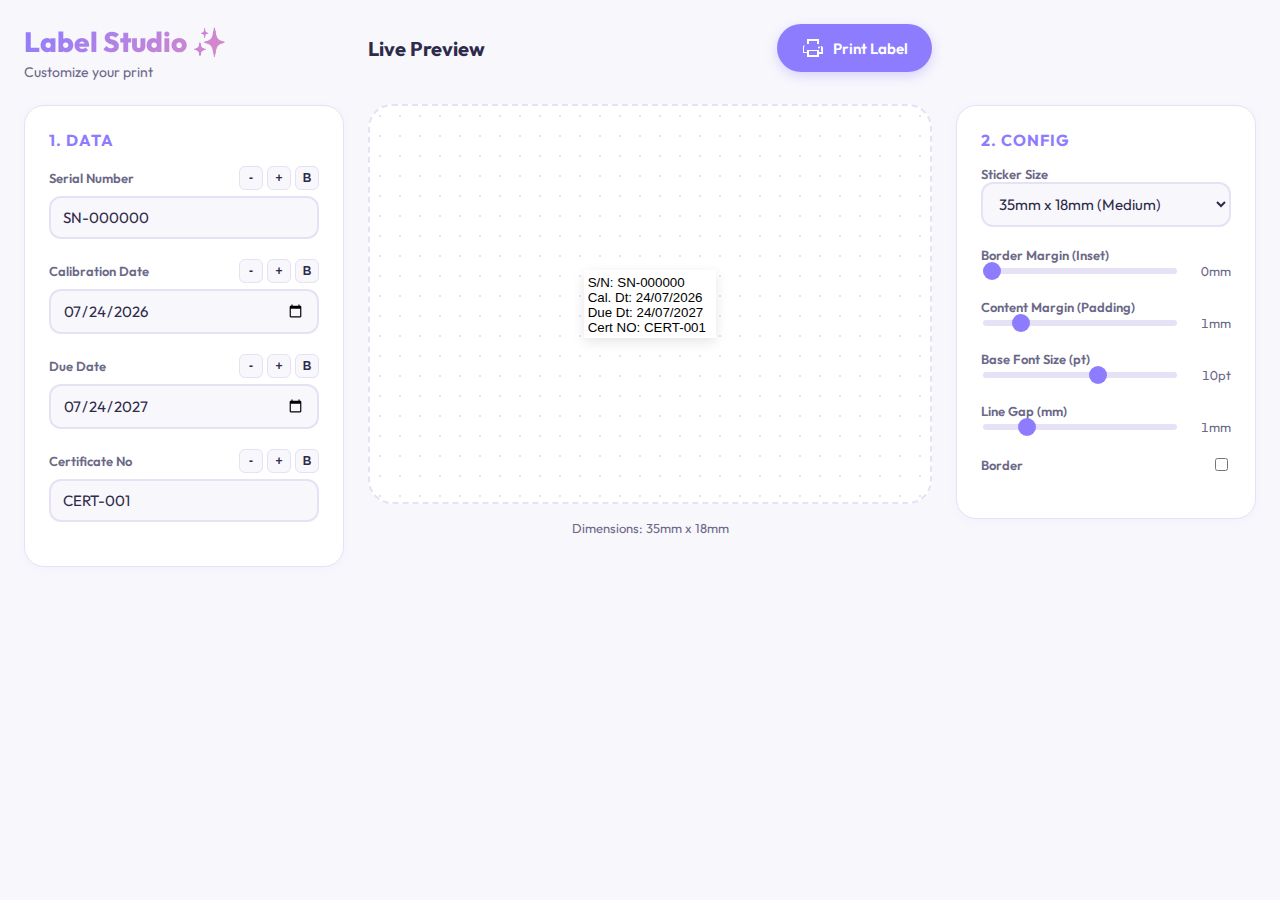
<file: index.html>
<!DOCTYPE html>
<html lang="en">

<head>
    <meta charset="UTF-8">
    <meta name="viewport" content="width=device-width, initial-scale=1.0">
    <title>Cute Label Printer</title>
    <link rel="preconnect" href="https://fonts.googleapis.com">
    <link rel="preconnect" href="https://fonts.gstatic.com" crossorigin>
    <link
        href="https://fonts.googleapis.com/css2?family=Outfit:wght@300;400;600;800&family=Roboto+Mono:wght@400;700&display=swap"
        rel="stylesheet">
    <link rel="stylesheet" href="custom_printer.css">
    <script src="custom_printer.js" defer></script>
</head>

<body>

    <div class="main-layout">

        <!-- Column 1: Data -->
        <div class="column data-column">
            <header>
                <h1>Label Studio ✨</h1>
                <p>Customize your print</p>
            </header>
            <div class="card data-card">
                <h2>1. Data</h2>

                <div class="form-group control-group" data-field="serial">
                    <div class="label-row">
                        <label>Serial Number</label>
                        <div class="field-controls">
                            <button class="btn-mini btn-minus" title="Smaller">-</button>
                            <button class="btn-mini btn-plus" title="Larger">+</button>
                            <button class="btn-mini btn-bold" title="Bold">B</button>
                        </div>
                    </div>
                    <input type="text" id="input-serial" placeholder="SN-000000">
                </div>

                <div class="form-group control-group" data-field="cal">
                    <div class="label-row">
                        <label>Calibration Date</label>
                        <div class="field-controls">
                            <button class="btn-mini btn-minus" title="Smaller">-</button>
                            <button class="btn-mini btn-plus" title="Larger">+</button>
                            <button class="btn-mini btn-bold" title="Bold">B</button>
                        </div>
                    </div>
                    <input type="date" id="input-cal">
                </div>

                <div class="form-group control-group" data-field="due">
                    <div class="label-row">
                        <label>Due Date</label>
                        <div class="field-controls">
                            <button class="btn-mini btn-minus" title="Smaller">-</button>
                            <button class="btn-mini btn-plus" title="Larger">+</button>
                            <button class="btn-mini btn-bold" title="Bold">B</button>
                        </div>
                    </div>
                    <input type="date" id="input-due">
                </div>

                <div class="form-group control-group" data-field="cert">
                    <div class="label-row">
                        <label>Certificate No</label>
                        <div class="field-controls">
                            <button class="btn-mini btn-minus" title="Smaller">-</button>
                            <button class="btn-mini btn-plus" title="Larger">+</button>
                            <button class="btn-mini btn-bold" title="Bold">B</button>
                        </div>
                    </div>
                    <input type="text" id="input-cert" placeholder="CERT-001">
                </div>
            </div>
        </div>

        <!-- Column 2: Preview -->
        <div class="column preview-column">
            <div class="preview-header">
                <h2>Live Preview</h2>
                <button id="btn-print" class="btn-primary">
                    <svg xmlns="http://www.w3.org/2000/svg" height="24" viewBox="0 -960 960 960" width="24"
                        fill="currentColor">
                        <path
                            d="M640-640v-120H320v120h-80v-200h480v200h-80Zm-480 80h640-640Zm560 100q17 0 28.5-11.5T760-500q0-17-11.5-28.5T720-540q-17 0-28.5 11.5T680-500q0 17 11.5 28.5T720-460Zm-80 260v-160H320v160h320Zm80 80H240v-160H80v-240q0-33 23.5-56.5T160-560h640q33 0 56.5 23.5T880-480v240H720v160Zm80-240v-160q0-17-11.5-28.5T760-560H160q-17 0-28.5 11.5T120-480v160h120v-80h480v80h120Z" />
                    </svg>
                    Print Label
                </button>
            </div>

            <div class="preview-stage">
                <!-- The label element itself -->
                <div id="label-preview" class="label-preview">
                    <div class="label-inner" id="label-inner">
                        <div class="label-line" id="line-serial">
                            <span class="label-key">S/N:</span>
                            <span class="label-val" id="val-serial"></span>
                        </div>
                        <div class="label-line" id="line-cal">
                            <span class="label-key">Cal. Dt:</span>
                            <span class="label-val" id="val-cal"></span>
                        </div>
                        <div class="label-line" id="line-due">
                            <span class="label-key">Due Dt:</span>
                            <span class="label-val" id="val-due"></span>
                        </div>
                        <div class="label-line" id="line-cert">
                            <span class="label-key">Cert NO:</span>
                            <span class="label-val" id="val-cert"></span>
                        </div>
                    </div>
                </div>
            </div>

            <p class="preview-hint">Dimensions: <span id="display-dims">12mm x 28mm</span></p>
        </div>

        <!-- Column 3: Config -->
        <div class="column config-column">
            <!-- Spacer to match Main Header for alignment -->
            <header class="header-spacer">
                <h1>Label Studio ✨</h1>
                <p>Customize your print</p>
            </header>

            <div class="card config-card">
                <h2>2. Config</h2>

                <div class="form-group">
                    <label>Sticker Size</label>
                    <select id="config-size">
                        <option value="12-28">28mm x 12mm (Small)</option>
                        <option value="18-35" selected>35mm x 18mm (Medium)</option>
                        <option value="24-44">44mm x 24mm (Large)</option>
                    </select>
                </div>

                <div class="form-group">
                    <label>Border Margin (Inset)</label>
                    <div class="range-wrapper">
                        <input type="range" id="config-inset" min="0" max="6" step="0.5" value="0">
                        <span id="display-inset">0mm</span>
                    </div>
                </div>

                <div class="form-group">
                    <label>Content Margin (Padding)</label>
                    <div class="range-wrapper">
                        <input type="range" id="config-margin" min="0" max="6" step="0.5" value="1">
                        <span id="display-margin">1mm</span>
                    </div>
                </div>

                <div class="form-group">
                    <label>Base Font Size (pt)</label>
                    <div class="range-wrapper">
                        <input type="range" id="config-fontsize" min="4" max="14" step="0.5" value="10">
                        <span id="display-fontsize">10pt</span>
                    </div>
                </div>

                <div class="form-group">
                    <label>Line Gap (mm)</label>
                    <div class="range-wrapper">
                        <input type="range" id="config-gap" min="0" max="5" step="0.1" value="1">
                        <span id="display-gap">1mm</span>
                    </div>
                </div>

                <div class="form-group row">
                    <label>Border</label>
                    <input type="checkbox" id="config-border">
                </div>
            </div>
        </div>

    </div>

</body>

</html>
</file>
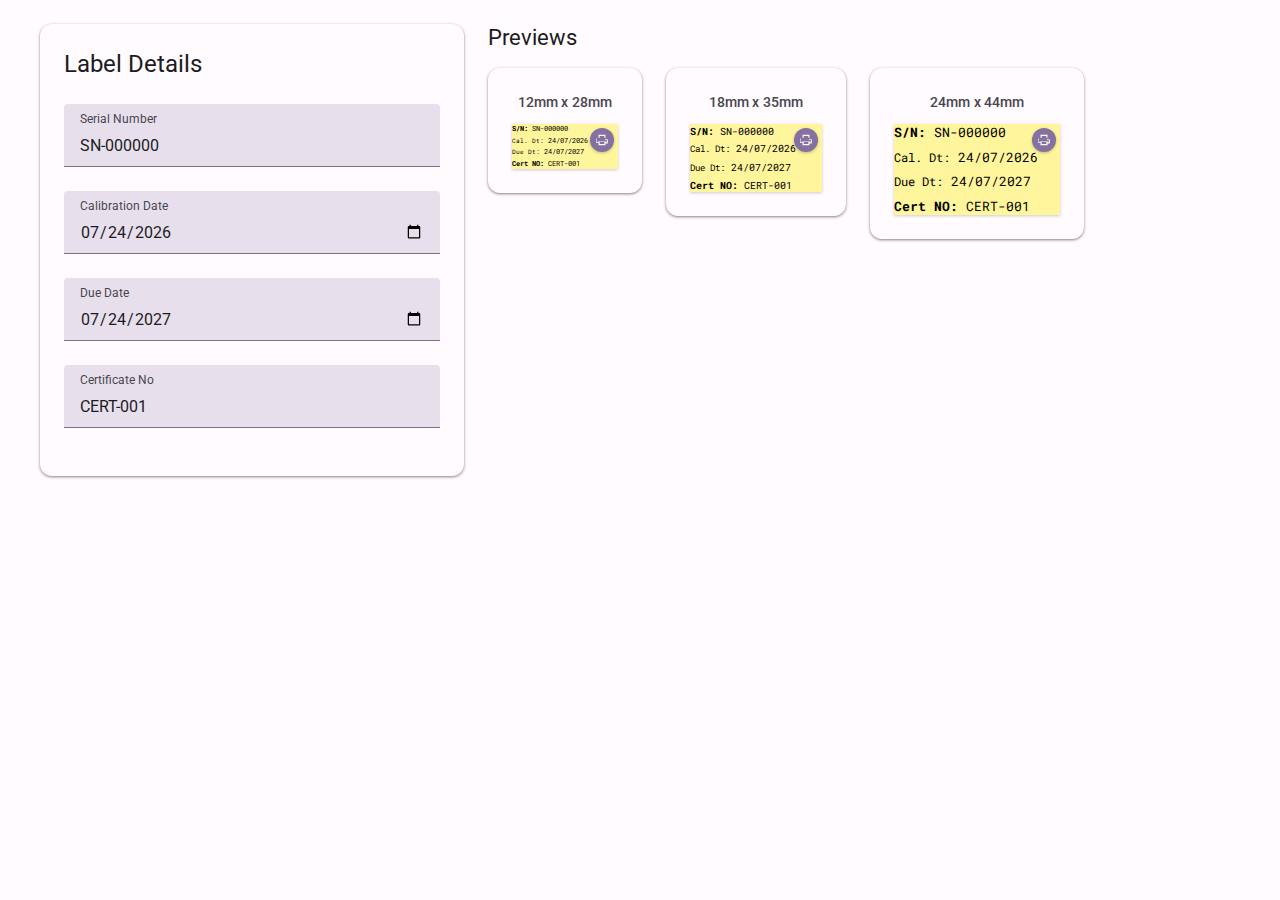
<file: custom_printer.html>
<!DOCTYPE html>
<html lang="en">

<head>
    <meta charset="UTF-8">
    <meta name="viewport" content="width=device-width, initial-scale=1.0">
    <title>Brother P900W Label Printer</title>
    <!-- Roboto for UI, Roboto Mono for Label Data -->
    <link rel="preconnect" href="https://fonts.googleapis.com">
    <link rel="preconnect" href="https://fonts.gstatic.com" crossorigin>
    <link
        href="https://fonts.googleapis.com/css2?family=Roboto+Mono:wght@400;700&family=Roboto:wght@400;500;700&display=swap"
        rel="stylesheet">
    <!-- Using Google Icons if we wanted, but not requested. Keeping it simple. -->
    <link rel="stylesheet" href="style.css">
</head>

<body>
    <div class="app-container">
        <!-- Input Section -->
        <section class="input-section card-surface">
            <h1>Label Details</h1>
            <form id="labelForm">
                <div class="form-group">
                    <label for="serial">Serial Number</label>
                    <input type="text" id="serial" placeholder="SN-000000">
                </div>
                <div class="form-group">
                    <label for="calibrationDate">Calibration Date</label>
                    <input type="date" id="calibrationDate">
                </div>
                <div class="form-group">
                    <label for="dueDate">Due Date</label>
                    <input type="date" id="dueDate">
                </div>
                <div class="form-group">
                    <label for="certificate">Certificate No</label>
                    <input type="text" id="certificate" placeholder="CERT-001">
                </div>
            </form>
        </section>

        <!-- Preview Section -->
        <section class="preview-section">
            <h2>Previews</h2>
            <div class="previews-container">

                <!-- Label 1: 12mm x 28mm -->
                <div class="label-wrapper">
                    <h3>12mm x 28mm</h3>
                    <div class="label-preview label-12-28" id="preview-12-28">
                        <div class="label-content">
                            <div class="line"><strong class="label-bold">S/N:</strong> <span class="val-serial"></span>
                            </div>
                            <div class="line"><strong class="label-small">Cal. Dt:</strong> <span
                                    class="val-cal"></span></div>
                            <div class="line"><strong class="label-small">Due Dt:</strong> <span class="val-due"></span>
                            </div>
                            <div class="line"><strong class="label-bold">Cert NO:</strong> <span
                                    class="val-cert"></span></div>
                        </div>
                        <button type="button" class="print-icon-btn" onclick="printLabel('12-28')" title="Print">
                            <svg xmlns="http://www.w3.org/2000/svg" height="24" viewBox="0 -960 960 960" width="24"
                                fill="currentColor">
                                <path
                                    d="M640-640v-120H320v120h-80v-200h480v200h-80Zm-480 80h640-640Zm560 100q17 0 28.5-11.5T760-500q0-17-11.5-28.5T720-540q-17 0-28.5 11.5T680-500q0 17 11.5 28.5T720-460Zm-80 260v-160H320v160h320Zm80 80H240v-160H80v-240q0-33 23.5-56.5T160-560h640q33 0 56.5 23.5T880-480v240H720v160Zm80-240v-160q0-17-11.5-28.5T760-560H160q-17 0-28.5 11.5T120-480v160h120v-80h480v80h120Z" />
                            </svg>
                        </button>
                    </div>
                </div>

                <!-- Label 2: 18mm x 35mm -->
                <div class="label-wrapper">
                    <h3>18mm x 35mm</h3>
                    <div class="label-preview label-18-35" id="preview-18-35">
                        <div class="label-content">
                            <div class="line"><strong class="label-bold">S/N:</strong> <span class="val-serial"></span>
                            </div>
                            <div class="line"><strong class="label-small">Cal. Dt:</strong> <span
                                    class="val-cal"></span></div>
                            <div class="line"><strong class="label-small">Due Dt:</strong> <span class="val-due"></span>
                            </div>
                            <div class="line"><strong class="label-bold">Cert NO:</strong> <span
                                    class="val-cert"></span></div>
                        </div>
                        <button type="button" class="print-icon-btn" onclick="printLabel('18-35')" title="Print">
                            <svg xmlns="http://www.w3.org/2000/svg" height="24" viewBox="0 -960 960 960" width="24"
                                fill="currentColor">
                                <path
                                    d="M640-640v-120H320v120h-80v-200h480v200h-80Zm-480 80h640-640Zm560 100q17 0 28.5-11.5T760-500q0-17-11.5-28.5T720-540q-17 0-28.5 11.5T680-500q0 17 11.5 28.5T720-460Zm-80 260v-160H320v160h320Zm80 80H240v-160H80v-240q0-33 23.5-56.5T160-560h640q33 0 56.5 23.5T880-480v240H720v160Zm80-240v-160q0-17-11.5-28.5T760-560H160q-17 0-28.5 11.5T120-480v160h120v-80h480v80h120Z" />
                            </svg>
                        </button>
                    </div>
                </div>

                <!-- Label 3: 24mm x 44mm -->
                <div class="label-wrapper">
                    <h3>24mm x 44mm</h3>
                    <div class="label-preview label-24-44" id="preview-24-44">
                        <div class="label-content">
                            <div class="line"><strong class="label-bold">S/N:</strong> <span class="val-serial"></span>
                            </div>
                            <div class="line"><strong class="label-small">Cal. Dt:</strong> <span
                                    class="val-cal"></span></div>
                            <div class="line"><strong class="label-small">Due Dt:</strong> <span class="val-due"></span>
                            </div>
                            <div class="line"><strong class="label-bold">Cert NO:</strong> <span
                                    class="val-cert"></span></div>
                        </div>
                        <button type="button" class="print-icon-btn" onclick="printLabel('24-44')" title="Print">
                            <svg xmlns="http://www.w3.org/2000/svg" height="24" viewBox="0 -960 960 960" width="24"
                                fill="currentColor">
                                <path
                                    d="M640-640v-120H320v120h-80v-200h480v200h-80Zm-480 80h640-640Zm560 100q17 0 28.5-11.5T760-500q0-17-11.5-28.5T720-540q-17 0-28.5 11.5T680-500q0 17 11.5 28.5T720-460Zm-80 260v-160H320v160h320Zm80 80H240v-160H80v-240q0-33 23.5-56.5T160-560h640q33 0 56.5 23.5T880-480v240H720v160Zm80-240v-160q0-17-11.5-28.5T760-560H160q-17 0-28.5 11.5T120-480v160h120v-80h480v80h120Z" />
                            </svg>
                        </button>
                    </div>
                </div>

            </div>
        </section>
    </div>

    <script src="script.js"></script>
</body>

</html>
</file>
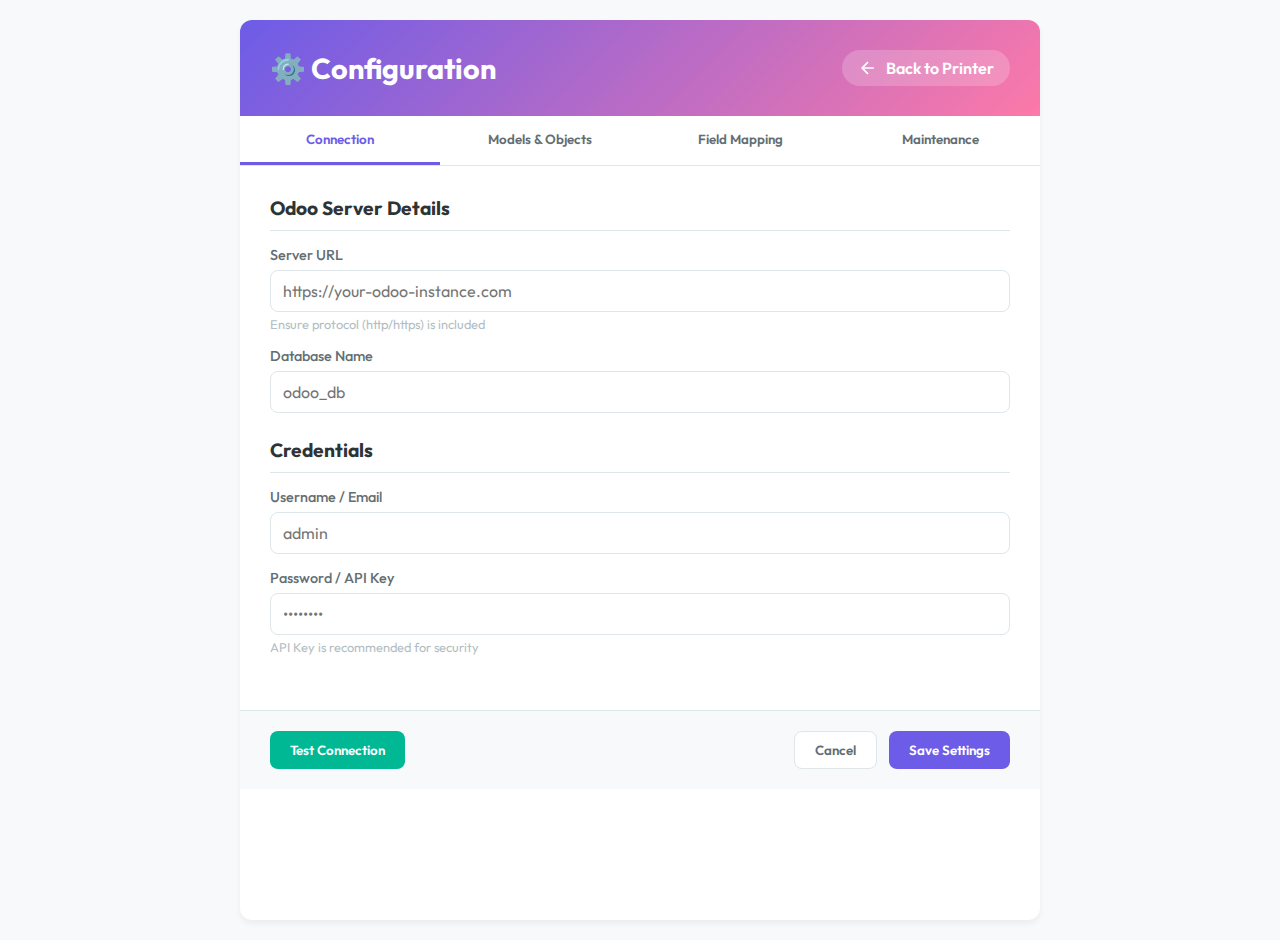
<file: settings-ui.html>
<!DOCTYPE html>
<html lang="en">

<head>
    <meta charset="UTF-8">
    <meta name="viewport" content="width=device-width, initial-scale=1.0">
    <title>Sticker Printer Configuration</title>
    <link rel="preconnect" href="https://fonts.googleapis.com">
    <link rel="preconnect" href="https://fonts.gstatic.com" crossorigin>
    <link href="https://fonts.googleapis.com/css2?family=Outfit:wght@300;400;600;800&display=swap" rel="stylesheet">
    <link rel="stylesheet" href="settings-ui.css">
    <!-- Load config module first -->
    <script src="config.js"></script>
    <script src="odoo-client.js"></script>
    <script src="settings-ui.js" defer></script>
</head>

<body>

    <div class="settings-container">
        <header class="settings-header">
            <h1>⚙️ Configuration</h1>
            <a href="index.html" class="btn-back">
                <svg width="20" height="20" viewBox="0 0 24 24" fill="none" stroke="currentColor" stroke-width="2">
                    <path d="M19 12H5M12 19l-7-7 7-7" />
                </svg>
                Back to Printer
            </a>
        </header>

        <div class="tabs">
            <button class="tab-btn active" data-tab="tab-connection">Connection</button>
            <button class="tab-btn" data-tab="tab-models">Models & Objects</button>
            <button class="tab-btn" data-tab="tab-fields">Field Mapping</button>
            <button class="tab-btn" data-tab="tab-maintenance">Maintenance</button>
        </div>

        <div class="tab-content active" id="tab-connection">
            <div class="form-section">
                <h3>Odoo Server Details</h3>
                <div class="form-group">
                    <label for="odooUrl">Server URL</label>
                    <input type="url" id="odooUrl" placeholder="https://your-odoo-instance.com">
                    <div class="form-helper">Ensure protocol (http/https) is included</div>
                </div>
                <div class="form-group">
                    <label for="database">Database Name</label>
                    <input type="text" id="database" placeholder="odoo_db">
                </div>
            </div>

            <div class="form-section">
                <h3>Credentials</h3>
                <div class="form-group">
                    <label for="username">Username / Email</label>
                    <input type="text" id="username" placeholder="admin">
                </div>
                <div class="form-group">
                    <label for="password">Password / API Key</label>
                    <input type="password" id="password" placeholder="••••••••">
                    <div class="form-helper">API Key is recommended for security</div>
                </div>
            </div>
        </div>

        <div class="tab-content" id="tab-models">
            <div class="form-section">
                <h3>Object Configuration</h3>
                <p style="font-size: 0.9em; color: var(--text-muted); margin-bottom: 15px;">
                    Define the technical names of the Odoo models to fetch data from.
                </p>
                <div class="form-group">
                    <label for="modelJobOrder">Job Order Model</label>
                    <input type="text" id="modelJobOrder" placeholder="project.project">
                    <div class="form-helper">The model representing the job/project</div>
                </div>
                <div class="form-group">
                    <label for="modelCertificate">Certificate Model</label>
                    <input type="text" id="modelCertificate" placeholder="quality.certificate">
                    <div class="form-helper">The model representing the certificates/stickers</div>
                </div>
                <div class="form-group">
                    <label for="fieldRelation">Link Field (in Certificate)</label>
                    <input type="text" id="fieldRelation" placeholder="project_id">
                    <div class="form-helper">The field in Certificate model that links to Job Order</div>
                </div>
            </div>
        </div>

        <div class="tab-content" id="tab-fields">
            <div class="form-section">
                <h3>Field Mappings</h3>
                <p style="font-size: 0.9em; color: var(--text-muted); margin-bottom: 15px;">
                    Map the sticker fields to technical field names in the Certificate model.
                </p>
                <div class="form-group">
                    <label for="fieldSerial">Serial Number Field</label>
                    <input type="text" id="fieldSerial" placeholder="slno">
                </div>
                <div class="form-group">
                    <label for="fieldCertNo">Certificate No Field</label>
                    <input type="text" id="fieldCertNo" placeholder="certificate_number">
                </div>
                <div class="form-group">
                    <label for="fieldIssueDate">Issue Date Field</label>
                    <input type="text" id="fieldIssueDate" placeholder="issue_date">
                </div>
                <div class="form-group">
                    <label for="fieldExpiryDate">Expiry Date Field</label>
                    <input type="text" id="fieldExpiryDate" placeholder="expiry_date">
                </div>
            </div>
        </div>

        <div class="tab-content" id="tab-maintenance">
            <div class="form-section">
                <h3>Backup & Restore</h3>
                <p>Export your configuration to specific file or import from one.</p>
                <div style="display: flex; gap: 10px; margin-top: 15px;">
                    <button class="btn btn-secondary" id="btn-export">⬇️ Export Config</button>
                    <button class="btn btn-secondary" id="btn-import">⬆️ Import Config</button>
                </div>
                <input type="file" id="file-input" accept=".json">
            </div>

            <div class="form-section" style="margin-top: 30px; border-top: 1px solid #eee; padding-top: 20px;">
                <h3>Danger Zone</h3>
                <button class="btn btn-danger" id="btn-reset">Reset to Defaults</button>
            </div>
        </div>

        <div id="status-display" class="status-msg"></div>

        <div class="actions-bar">
            <!-- Connection test button only shows on Connection tab -->
            <button class="btn btn-test" id="btn-test-connection" style="margin-right: auto;">Test Connection</button>

            <button class="btn btn-secondary" id="btn-cancel">Cancel</button>
            <button class="btn btn-primary" id="btn-save">Save Settings</button>
        </div>
    </div>

</body>

</html>
</file>
<file: style.css>
/* Global Styles - Material 3 Baseline Theme */
:root {
    /* Color Palette (Baseline Purple/Violet-ish) */
    --md-sys-color-primary: #6750A4;
    --md-sys-color-on-primary: #FFFFFF;
    --md-sys-color-primary-container: #EADDFF;
    --md-sys-color-on-primary-container: #21005D;

    --md-sys-color-secondary: #625B71;
    --md-sys-color-on-secondary: #FFFFFF;
    --md-sys-color-secondary-container: #E8DEF8;
    --md-sys-color-on-secondary-container: #1D192B;

    --md-sys-color-background: #FFFBFE;
    --md-sys-color-on-background: #1C1B1F;

    --md-sys-color-surface: #FFFBFE;
    --md-sys-color-on-surface: #1C1B1F;
    --md-sys-color-surface-variant: #E7E0EC;
    --md-sys-color-on-surface-variant: #49454F;

    --md-sys-color-outline: #79747E;

    --md-ref-typeface-brand: 'Roboto', sans-serif;
    --md-ref-typeface-plain: 'Roboto', sans-serif;

    /* Custom for Label Preview */
    --label-bg-preview: #FFF59D;
    /* Material Yellow 200 */
    --label-text-color: #000;
}

* {
    box-sizing: border-box;
}

body {
    font-family: var(--md-ref-typeface-plain);
    background-color: var(--md-sys-color-background);
    color: var(--md-sys-color-on-background);
    margin: 0;
    padding: 24px;
    display: flex;
    justify-content: center;
}

h1 {
    font-size: 24px;
    /* Headline Medium */
    line-height: 32px;
    font-weight: 400;
    color: var(--md-sys-color-on-surface);
    margin: 0 0 24px 0;
}

h2 {
    font-size: 22px;
    /* Title Large */
    line-height: 28px;
    font-weight: 400;
    color: var(--md-sys-color-on-surface);
    margin: 0 0 16px 0;
}

h3 {
    font-size: 14px;
    /* Title Small */
    line-height: 20px;
    letter-spacing: 0.1px;
    font-weight: 500;
    color: var(--md-sys-color-on-surface-variant);
    margin: 0 0 12px 0;
}

/* Layout */
.app-container {
    display: flex;
    gap: 24px;
    max-width: 1200px;
    width: 100%;
    align-items: flex-start;
    flex-wrap: wrap;
}

/* Cards (Surface) */
.card-surface {
    background-color: var(--md-sys-color-surface);
    border-radius: 12px;
    padding: 24px;
    /* Elevation 1 level (approx) */
    box-shadow: 0px 1px 3px 1px rgba(0, 0, 0, 0.15), 0px 1px 2px 0px rgba(0, 0, 0, 0.3);
}

/* Input Section */
.input-section {
    flex: 1;
    min-width: 320px;
}

/* Text Fields (Filled Style) */
.form-group {
    margin-bottom: 24px;
    position: relative;
    background-color: var(--md-sys-color-surface-variant);
    border-radius: 4px 4px 0 0;
    border-bottom: 1px solid var(--md-sys-color-outline);
    transition: background-color 0.2s;
}

.form-group:hover {
    background-color: #E2DAEB;
    /* Slightly darker */
}

.form-group:focus-within {
    border-bottom: 2px solid var(--md-sys-color-primary);
}

label {
    display: block;
    font-size: 12px;
    color: var(--md-sys-color-on-surface-variant);
    padding: 8px 16px 0 16px;
    margin: 0;
}

input[type="text"],
input[type="date"] {
    width: 100%;
    padding: 6px 16px 8px 16px;
    background: transparent;
    border: none;
    font-family: inherit;
    font-size: 16px;
    color: var(--md-sys-color-on-surface);
    outline: none;
    height: 40px;
    /* Consistent height */
}

/* Preview Section */
.preview-section {
    flex: 2;
    min-width: 320px;
}

.previews-container {
    display: flex;
    flex-direction: row;
    /* Horizontal layout */
    flex-wrap: wrap;
    /* Allow wrapping */
    gap: 24px;
    align-items: flex-start;
    /* Align items to top */
}

.label-wrapper {
    /* Extending .card-surface functionality here + specific layout */
    background-color: var(--md-sys-color-surface);
    border-radius: 12px;
    padding: 24px;
    box-shadow: 0px 1px 3px 1px rgba(0, 0, 0, 0.15), 0px 1px 2px 0px rgba(0, 0, 0, 0.3);

    display: flex;
    flex-direction: column;
    align-items: center;
    /* Center content in the card */
    min-width: 0;
    /* Allow shrinking below content size if needed, though fit-content is goal */
    width: fit-content;
    /* Fit to the sticker size + padding */
    flex: 0 0 auto;
    /* Do not grow, do not shrink */
}

/* Floating Print Icon Button */
.print-icon-btn {
    position: absolute;
    top: 4px;
    right: 4px;
    background-color: var(--md-sys-color-primary);
    color: var(--md-sys-color-on-primary);
    border: none;
    border-radius: 50%;
    width: 24px;
    /* Very small to fit on 12mm (approx 45px) sticker */
    height: 24px;
    padding: 0;
    cursor: pointer;
    display: flex;
    align-items: center;
    justify-content: center;
    box-shadow: 0px 1px 3px rgba(0, 0, 0, 0.3);
    z-index: 10;
    transition: transform 0.2s, background-color 0.2s;
    opacity: 0.8;
    /* Slight see-through to see text behind if needed */
}

.print-icon-btn:hover {
    transform: scale(1.1);
    opacity: 1;
    background-color: #523e8a;
}

.print-icon-btn svg {
    width: 14px;
    height: 14px;
}


/* Label Preview Styles - Screen Only */
.label-preview {
    background-color: var(--label-bg-preview);
    color: var(--label-text-color);
    /* border: 1px solid #ccc; No border in MD usually, but for a label preview edge it's okay. Let's make it subtle or drop shadow */
    box-shadow: 0 1px 3px rgba(0, 0, 0, 0.2);
    font-family: 'Roboto Mono', monospace;
    overflow: hidden;
    position: relative;
    box-sizing: border-box;
    /* Important for exact sizes */
}

.label-content {
    height: 100%;
    display: flex;
    flex-direction: column;
    justify-content: space-between;
    padding: 0;
    /* Minimized padding for full paper usage */
}

.line {
    white-space: nowrap;
    overflow: hidden;
    text-overflow: ellipsis;
}

.label-bold {
    font-weight: 900;
    /* Extra bold */
}

.label-small {
    font-size: 0.9em;
    /* Slightly smaller relative to container font size */
    font-weight: normal;
}

/* DYNAMIC SIZES */
/* 12mm x 28mm */
.label-12-28 {
    width: 28mm;
    height: 12mm;
    font-size: 1.75mm;
    line-height: calc(1em + 1mm);
}

/* 18mm x 35mm */
.label-18-35 {
    width: 35mm;
    height: 18mm;
    font-size: 2.75mm;
    line-height: calc(1em + 1mm);
}

/* 24mm x 44mm */
.label-24-44 {
    width: 44mm;
    height: 24mm;
    font-size: 3.5mm;
    line-height: calc(1em + 1mm);
}

/* PRINT STYLES */
@media print {

    html,
    body {
        display: block;
        /* Reset flex */
        background: none;
        padding: 0;
        margin: 0;
        width: 100%;
        height: 100%;
        overflow: hidden;
        /* Prevent extra pages */
    }

    .input-section {
        display: none !important;
    }

    body.printing .app-container {
        display: block !important;
    }

    body.printing .input-section,
    body.printing .preview-section h2,
    body.printing .label-wrapper h3,
    body.printing .print-icon-btn {
        display: none !important;
    }

    body.printing .label-wrapper {
        box-shadow: none;
        padding: 0;
        margin: 0;
        border: none;
        display: none;
        background: none;
        /* Reset surface color */
    }

    body.printing .label-wrapper.active-print {
        display: block;
        position: absolute;
        top: 0;
        left: 0;
    }

    .label-preview {
        background-color: white !important;
        box-shadow: none;
        border: none;
    }

    /* Page Setup */
    @page {
        margin: 0;
        size: auto;
    }
}
</file>
<file: settings-ui.css>
/* settings-ui.css */

/* Reusing main layout variables from custom_printer.css if available, 
   otherwise defining fallbacks to match the aesthetic */

:root {
    --bg-color: #f8f9fa;
    --card-bg: #ffffff;
    --text-main: #2d3436;
    --text-muted: #636e72;
    --primary: #6c5ce7;
    --primary-hover: #a29bfe;
    --accent: #fd79a8;
    --border-color: #dfe6e9;
    --radius: 12px;
    --shadow: 0 4px 6px rgba(0, 0, 0, 0.05);
    --font-heading: 'Outfit', sans-serif;
    --font-body: 'Outfit', sans-serif;
}

body {
    background-color: var(--bg-color);
    color: var(--text-main);
    font-family: var(--font-body);
    margin: 0;
    padding: 20px;
    min-height: 100vh;
    display: flex;
    justify-content: center;
}

.settings-container {
    max-width: 800px;
    width: 100%;
    background: var(--card-bg);
    border-radius: var(--radius);
    box-shadow: var(--shadow);
    overflow: hidden;
    display: flex;
    flex-direction: column;
}

/* Header */
.settings-header {
    background: linear-gradient(135deg, var(--primary), var(--accent));
    color: white;
    padding: 30px;
    display: flex;
    justify-content: space-between;
    align-items: center;
}

.settings-header h1 {
    margin: 0;
    font-size: 1.8rem;
    font-weight: 700;
}

.btn-back {
    background: rgba(255, 255, 255, 0.2);
    border: none;
    color: white;
    padding: 8px 16px;
    border-radius: 20px;
    cursor: pointer;
    text-decoration: none;
    font-weight: 600;
    transition: background 0.2s;
    display: flex;
    align-items: center;
    gap: 8px;
}

.btn-back:hover {
    background: rgba(255, 255, 255, 0.3);
}

/* Tabs */
.tabs {
    display: flex;
    border-bottom: 1px solid var(--border-color);
    background: #fff;
}

.tab-btn {
    flex: 1;
    padding: 15px;
    border: none;
    background: none;
    cursor: pointer;
    font-family: var(--font-heading);
    font-weight: 600;
    color: var(--text-muted);
    border-bottom: 3px solid transparent;
    transition: all 0.2s;
}

.tab-btn:hover {
    color: var(--primary);
    background: #fdfdfd;
}

.tab-btn.active {
    color: var(--primary);
    border-bottom-color: var(--primary);
}

/* Content */
.tab-content {
    display: none;
    padding: 30px;
}

.tab-content.active {
    display: block;
    animation: fadeIn 0.3s ease;
}

@keyframes fadeIn {
    from {
        opacity: 0;
        transform: translateY(5px);
    }

    to {
        opacity: 1;
        transform: translateY(0);
    }
}

/* Forms */
.form-section {
    margin-bottom: 25px;
}

.form-section h3 {
    margin-top: 0;
    margin-bottom: 15px;
    color: var(--text-main);
    font-size: 1.2rem;
    border-bottom: 1px solid var(--border-color);
    padding-bottom: 10px;
}

.form-group {
    margin-bottom: 15px;
}

.form-group label {
    display: block;
    margin-bottom: 6px;
    font-weight: 500;
    color: var(--text-muted);
    font-size: 0.9rem;
}

.form-group input,
.form-group select {
    width: 100%;
    padding: 10px 12px;
    border: 1px solid var(--border-color);
    border-radius: 8px;
    font-family: var(--font-body);
    font-size: 1rem;
    transition: border-color 0.2s;
    box-sizing: border-box;
    /* Important for padding */
}

.form-group input:focus,
.form-group select:focus {
    outline: none;
    border-color: var(--primary);
    box-shadow: 0 0 0 3px rgba(108, 92, 231, 0.1);
}

.form-helper {
    margin-top: 4px;
    font-size: 0.8rem;
    color: #b2bec3;
}

/* Action Buttons */
.actions-bar {
    padding: 20px 30px;
    border-top: 1px solid var(--border-color);
    background: #f8f9fa;
    display: flex;
    gap: 12px;
    justify-content: flex-end;
}

.btn {
    padding: 10px 20px;
    border-radius: 8px;
    border: none;
    cursor: pointer;
    font-weight: 600;
    font-family: var(--font-heading);
    transition: transform 0.1s, box-shadow 0.2s;
}

.btn:active {
    transform: scale(0.98);
}

.btn-primary {
    background: var(--primary);
    color: white;
}

.btn-primary:hover {
    background: var(--primary-hover);
    box-shadow: 0 4px 10px rgba(108, 92, 231, 0.3);
}

.btn-secondary {
    background: white;
    border: 1px solid var(--border-color);
    color: var(--text-muted);
}

.btn-secondary:hover {
    background: #f1f2f6;
    color: var(--text-main);
}

.btn-danger {
    background: #ffebee;
    color: #d63031;
}

.btn-danger:hover {
    background: #ffcdd2;
}

.btn-test {
    background: #00b894;
    color: white;
}

.btn-test:hover {
    background: #55efc4;
}

/* Status Messages */
.status-msg {
    margin-top: 15px;
    padding: 12px;
    border-radius: 8px;
    display: none;
    font-size: 0.9rem;
}

.status-msg.success {
    display: block;
    background: #e6fffa;
    color: #00b894;
    border: 1px solid #b2f2bb;
}

.status-msg.error {
    display: block;
    background: #ffebee;
    color: #d63031;
    border: 1px solid #ffcdd2;
}

/* File Input hidden */
#file-input {
    display: none;
}
</file>
<file: custom_printer.css>
/* Modern Reset & Base */
:root {
    /* "Very Cute" Palette - Soft Pastels */
    --c-primary: #8E7CFF;
    --c-primary-light: #E0DBFF;
    --c-bg: #F8F7FC;
    --c-surface: #FFFFFF;
    --c-text: #2D2A4A;
    --c-text-muted: #6B6888;
    --c-border: #E6E1F5;

    /* Cute Accents */
    --c-accent-pink: #FFB7D5;
    --c-accent-mint: #BAF2E5;

    /* Typography */
    --font-ui: 'Outfit', sans-serif;
    --font-label: 'Arial Black', Arial, Helvetica, sans-serif;

    /* Variables controlled by JS */
    --preview-width: 28mm;
    --preview-height: 12mm;
    --preview-font-size: 10pt;
    --preview-line-gap: 1mm;
    --preview-content-padding: 1mm;
    /* Renamed from padding */
    --preview-border-inset: 0mm;
    /* New: Margin between paper edge and border */
    --preview-border: 1px solid #000;
}

* {
    box-sizing: border-box;
}

body {
    margin: 0;
    padding: 24px;
    background-color: var(--c-bg);
    color: var(--c-text);
    font-family: var(--font-ui);
    min-height: 100vh;
    display: flex;
    justify-content: center;
}

/* Layout */
.main-layout {
    display: flex;
    gap: 24px;
    max-width: 1400px;
    width: 100%;
    align-items: flex-start;
}

.column {
    display: flex;
    flex-direction: column;
}

.data-column {
    width: 320px;
    flex-shrink: 0;
}

.config-column {
    width: 300px;
    flex-shrink: 0;
}

.preview-column {
    flex: 1;
    min-width: 0;
    display: flex;
    flex-direction: column;
    align-items: center;
}

@media (max-width: 1000px) {
    .main-layout {
        flex-direction: column;
        align-items: stretch;
    }

    .data-column,
    .config-column {
        width: 100%;
    }

    .header-spacer {
        display: none !important;
    }
}

header {
    margin-bottom: 24px;
}

header h1 {
    margin: 0;
    font-size: 28px;
    background: linear-gradient(135deg, #8E7CFF, #FF8FAB);
    -webkit-background-clip: text;
    background-clip: text;
    -webkit-text-fill-color: transparent;
    font-weight: 800;
}

header p {
    margin: 4px 0 0;
    color: var(--c-text-muted);
    font-size: 14px;
}

.header-spacer {
    visibility: hidden;
    user-select: none;
    pointer-events: none;
    margin-bottom: 24px;
}

.card {
    background: var(--c-surface);
    border-radius: 20px;
    padding: 24px;
    box-shadow: 0 2px 8px rgba(142, 124, 255, 0.05);
    /* shadow-sm */
    margin-bottom: 24px;
    border: 1px solid var(--c-border);
    transition: transform 0.2s;
}

.card:hover {
    transform: translateY(-2px);
    box-shadow: 0 8px 24px rgba(142, 124, 255, 0.08);
    /* shadow-md */
}

.card h2 {
    font-size: 16px;
    text-transform: uppercase;
    letter-spacing: 1px;
    margin: 0 0 16px 0;
    color: var(--c-primary);
}

.form-group {
    margin-bottom: 20px;
}

.form-group.row {
    display: flex;
    justify-content: space-between;
    align-items: center;
}

.label-row {
    display: flex;
    justify-content: space-between;
    align-items: center;
    margin-bottom: 6px;
}

label {
    display: block;
    font-size: 13px;
    color: var(--c-text-muted);
    font-weight: 600;
    margin: 0;
}

.field-controls {
    display: flex;
    gap: 4px;
}

.btn-mini {
    width: 24px;
    height: 24px;
    padding: 0;
    border: 1px solid var(--c-border);
    background: var(--c-bg);
    color: var(--c-text);
    border-radius: 6px;
    font-size: 12px;
    font-weight: 600;
    cursor: pointer;
    display: flex;
    align-items: center;
    justify-content: center;
    transition: all 0.1s;
    appearance: none;
    -webkit-appearance: none;
    /* fix lint */
}

.btn-mini:hover {
    background: var(--c-primary-light);
    color: var(--c-primary);
    border-color: var(--c-primary);
}

.btn-bold.active {
    background: var(--c-primary);
    color: white;
    border-color: var(--c-primary);
}

input[type="text"],
input[type="date"],
select {
    width: 100%;
    padding: 10px 12px;
    border: 2px solid var(--c-border);
    border-radius: 12px;
    font-family: var(--font-ui);
    font-size: 15px;
    color: var(--c-text);
    background: var(--c-bg);
    transition: border-color 0.2s, box-shadow 0.2s;
    outline: none;
}

input[type="text"]:focus,
input[type="date"]:focus,
select:focus {
    border-color: var(--c-primary);
    box-shadow: 0 0 0 3px var(--c-primary-light);
}

.range-wrapper {
    display: flex;
    align-items: center;
    gap: 12px;
}

input[type="range"] {
    flex: 1;
    -webkit-appearance: none;
    appearance: none;
    height: 6px;
    border-radius: 3px;
    background: var(--c-border);
    outline: none;
}

input[type="range"]::-webkit-slider-thumb {
    -webkit-appearance: none;
    appearance: none;
    width: 18px;
    height: 18px;
    border-radius: 50%;
    background: var(--c-primary);
    cursor: pointer;
    transition: transform 0.1s;
}

input[type="range"]::-webkit-slider-thumb:hover {
    transform: scale(1.2);
}

.range-wrapper span {
    font-size: 13px;
    color: var(--c-text-muted);
    min-width: 40px;
    text-align: right;
    font-feature-settings: "tnum";
}

.btn-primary {
    background: var(--c-primary);
    color: white;
    border: none;
    padding: 12px 24px;
    border-radius: 50px;
    font-family: var(--font-ui);
    font-weight: 600;
    font-size: 15px;
    cursor: pointer;
    display: flex;
    align-items: center;
    gap: 8px;
    box-shadow: 0 4px 12px rgba(142, 124, 255, 0.3);
    transition: all 0.2s;
}

.btn-primary:hover {
    transform: translateY(-1px);
    box-shadow: 0 6px 16px rgba(142, 124, 255, 0.4);
    background: #7B68EE;
}

.btn-primary:active {
    transform: translateY(1px);
}

.preview-header {
    width: 100%;
    display: flex;
    justify-content: space-between;
    align-items: center;
    margin-bottom: 32px;
}

.preview-header h2 {
    margin: 0;
    font-size: 20px;
}

.preview-stage {
    background: var(--c-surface);
    border-radius: 24px;
    padding: 80px;
    border: 2px dashed var(--c-border);
    display: flex;
    justify-content: center;
    align-items: center;
    width: 100%;
    min-height: 400px;
    background-image: radial-gradient(var(--c-border) 1px, transparent 1px);
    background-size: 20px 20px;
}

.preview-hint {
    margin-top: 16px;
    font-size: 13px;
    color: var(--c-text-muted);
    font-family: var(--font-mono);
}

/* LABEL PREVIEW BOX ("The Paper") */
.label-preview {
    width: var(--preview-width);
    height: var(--preview-height);
    background: white;
    font-family: var(--font-label);
    font-weight: 400;
    color: #000;
    position: relative;

    /* Inset (Border Margin) determines how far in the INNER box starts */
    padding: var(--preview-border-inset);

    box-shadow: 0 4px 12px rgba(0, 0, 0, 0.1);
    /* Realism shadow, hidden on print */

    /* Resize Anim */
    transition: width 0.3s cubic-bezier(0.34, 1.56, 0.64, 1),
        height 0.3s cubic-bezier(0.34, 1.56, 0.64, 1);

    /* No border here anymore, border is on .label-inner */
}

/* LABEL INNER BOX ("The Border + Content") */
.label-inner {
    width: 100%;
    height: 100%;
    border: var(--preview-border);

    /* Content Margin (Padding) inside the border */
    padding: var(--preview-content-padding);

    display: flex;
    flex-direction: column;
    justify-content: space-between;
    overflow: hidden;
}

.label-line {
    white-space: nowrap;
    overflow: hidden;
    line-height: calc(1em + var(--preview-line-gap));
    font-size: var(--preview-font-size);
    transition: font-size 0.1s;
}

.label-key {
    font-weight: 400;
}

.label-val {
    font-weight: 400;
    transition: font-weight 0.1s;
}

/* PRINT */
@media print {
    body {
        margin: 0;
        padding: 0;
        background: none;
        display: block;
    }

    .data-column,
    .config-column,
    .preview-header,
    .preview-hint {
        display: none !important;
    }

    .main-layout,
    .preview-column {
        display: block;
        margin: 0;
        padding: 0;
        width: auto;
    }

    .preview-stage {
        border: none;
        background: none;
        padding: 0;
        min-height: 0;
    }

    .label-preview {
        position: absolute;
        top: 0;
        left: 0;
        box-shadow: none;
        margin: 0;
        color: #000 !important;
    }

    .label-line,
    .label-key,
    .label-val {
        color: #000 !important;
    }

    @page {
        margin: 0;
        size: var(--preview-width) var(--preview-height);
    }
}
</file>
